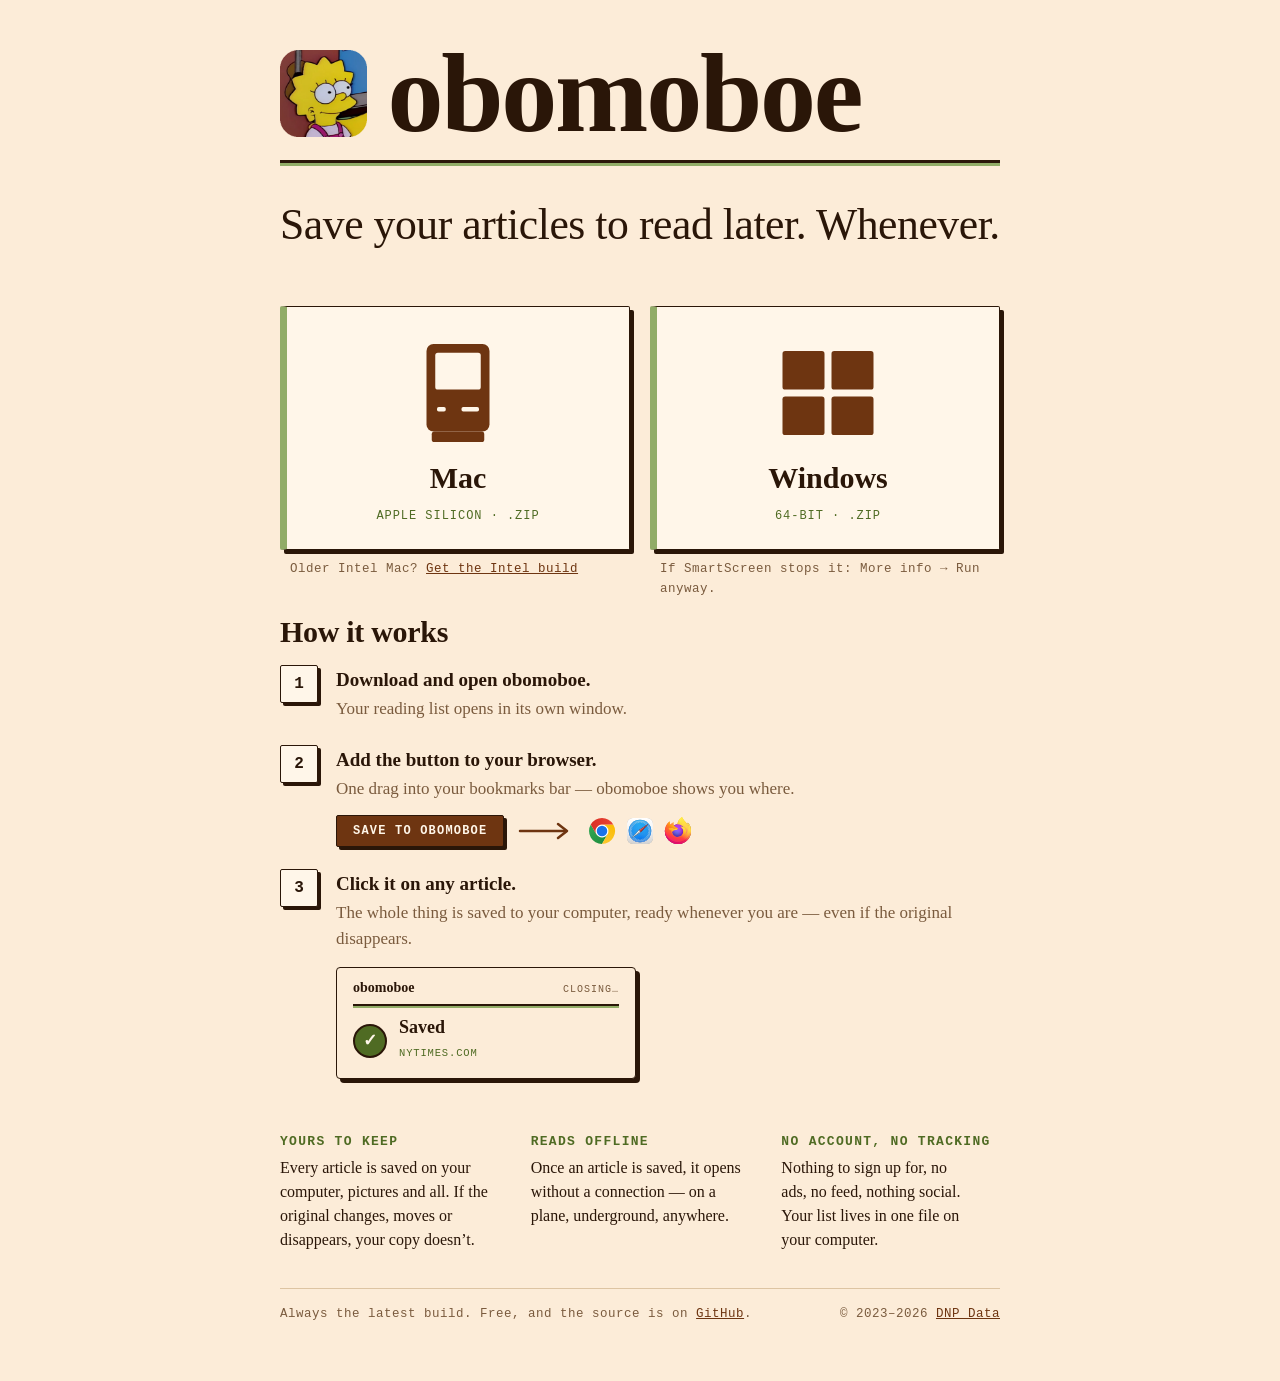
<file: docs/index.html>
<!doctype html>
<html lang="en">
<head>
  <meta charset="utf-8">
  <meta name="viewport" content="width=device-width, initial-scale=1">
  <title>obomoboe</title>
  <meta name="description" content="Save articles to read later, with a full copy kept on your computer. Download obomoboe for Mac or Windows.">
  <link rel="icon" href="icon.png" type="image/png">
  <style>
  :root {
    --paper: #fcecd8;
    --panel: #fff6e9;
    --ink: #2a1608;
    --muted: #7a5b3e;
    --line: #ddc4a2;
    --edge: #2a1608;
    --accent: #6e3511;
    --highlight: #91ac67;
    --second-deep: #4f6b23;

    --serif: "Iowan Old Style", "Palatino Linotype", Palatino, "Book Antiqua",
             Georgia, ui-serif, serif;
    --stencil: ui-monospace, "SF Mono", SFMono-Regular, Menlo, Consolas,
               "Liberation Mono", monospace;
  }
  @media (prefers-color-scheme: dark) {
    :root:not([data-theme="light"]) {
      color-scheme: dark;
      --paper: #17100a;
      --panel: #201710;
      --ink: #f2e2cc;
      --muted: #b09373;
      --line: #3d2c1c;
      --edge: #5d4630;
      --accent: #d08a49;
      --highlight: #91ac67;
      --second-deep: #9dbe6e;
    }
  }
  :root[data-theme="dark"] {
    color-scheme: dark;
    --paper: #17100a;
    --panel: #201710;
    --ink: #f2e2cc;
    --muted: #b09373;
    --line: #3d2c1c;
    --edge: #5d4630;
    --accent: #d08a49;
    --highlight: #91ac67;
    --second-deep: #9dbe6e;
  }

  :root { color-scheme: light; }
  * { box-sizing: border-box; }
  body {
    margin: 0;
    background: var(--paper);
    color: var(--ink);
    font: 17px/1.55 var(--serif);
    -webkit-font-smoothing: antialiased;
  }

  .page {
    max-width: 760px;
    margin: 0 auto;
    padding-inline: 20px;
    padding-block: clamp(24px, 4vw, 40px) 56px;
    display: grid;
    gap: 36px;
  }
  /* The middle sections are spaced alike, a step wider than the header,
     so they read as separate parts. The notes under the download tiles are
     faint enough to read as part of the gap, so the space after them is
     cut by their height: tiles to "How it works" matches the rest. */
  .downloads, .points { margin-top: 20px; }
  .how { margin-top: -18px; }

  .name {
    margin: 0;
    font-size: clamp(56px, 14vw, 112px);
    font-weight: 700;
    line-height: .95;
    letter-spacing: -.02em;
    /* The rule under the masthead in the app, drawn as a stamp. */
    padding-bottom: 14px;
    border-bottom: 3px solid var(--edge);
    box-shadow: 0 3px 0 var(--highlight);
  }
  .name {
    display: flex;
    align-items: center;
    gap: .18em;
  }
  .name a {
    display: flex;
    align-items: center;
    gap: inherit;
    color: inherit;
    text-decoration: none;
  }
  .name a:focus-visible { outline: 3px solid var(--accent); outline-offset: 4px; }
  .name__icon {
    width: .78em;
    height: .78em;
    flex: none;
  }

  /* One line, as wide as the column: sized by the script at the bottom,
     since the width depends on which serif this computer has. */
  .blurb {
    margin: 0;
    font-size: min(36px, calc((100vw - 40px) / 19.5));
    line-height: 1.15;
    letter-spacing: -.01em;
    white-space: nowrap;
  }

  .downloads {
    display: grid;
    grid-template-columns: repeat(auto-fit, minmax(240px, 1fr));
    gap: 20px;
  }

  .platform { display: grid; gap: 10px; align-content: start; }

  /* A paving slab, like each article in the list. */
  .get {
    display: grid;
    justify-items: center;
    gap: 14px;
    padding: 30px 20px 24px;
    background: var(--panel);
    color: var(--ink);
    border: 1.5px solid var(--edge);
    border-left: 7px solid var(--highlight);
    border-radius: 2px;
    box-shadow: 4px 4px 0 var(--edge);
    text-decoration: none;
    transition: transform .12s ease, box-shadow .12s ease;
  }
  .get:hover {
    transform: translate(-2px, -2px);
    box-shadow: 6px 6px 0 var(--edge);
  }
  .get:active { transform: translate(2px, 2px); box-shadow: 2px 2px 0 var(--edge); }
  .get:focus-visible { outline: 3px solid var(--accent); outline-offset: 4px; }

  .get svg { width: 112px; height: 112px; color: var(--accent); }

  .get__label {
    font-size: 30px;
    font-weight: 700;
    line-height: 1;
  }
  .get__file {
    font-family: var(--stencil);
    font-size: 12px;
    letter-spacing: .08em;
    text-transform: uppercase;
    color: var(--second-deep);
  }

  .alt {
    margin: 0;
    padding-left: 10px;
    font-family: var(--stencil);
    font-size: 12.5px;
    letter-spacing: .04em;
    color: var(--muted);
  }
  .alt a { color: var(--accent); }

  .foot {
    display: flex;
    flex-wrap: wrap;
    justify-content: space-between;
    gap: 6px 24px;
    padding-top: 16px;
    border-top: 1px solid var(--line);
    font-family: var(--stencil);
    font-size: 12.5px;
    letter-spacing: .04em;
    color: var(--muted);
  }
  .foot p { margin: 0; }
  .foot a { color: var(--accent); }

  /* How it works: numbered stamps, as on the app's bookmarklet page. */
  .how { display: grid; gap: 18px; }
  .how__title {
    margin: 0;
    font-size: 30px;
    line-height: 1;
    letter-spacing: -.01em;
  }
  .how__steps {
    list-style: none;
    counter-reset: step;
    margin: 0;
    padding: 0;
    display: grid;
    gap: 22px;
  }
  .how__steps li {
    counter-increment: step;
    display: grid;
    grid-template-columns: 40px 1fr;
    gap: 16px;
  }
  .how__steps li::before {
    content: counter(step);
    width: 36px;
    height: 36px;
    display: grid;
    place-items: center;
    border: 1.5px solid var(--edge);
    border-radius: 2px;
    background: var(--panel);
    box-shadow: 3px 3px 0 var(--edge);
    font: 700 16px/1 var(--stencil);
  }
  .how__steps strong { font-size: 19px; }
  .how__steps p { margin: 2px 0 0; color: var(--muted); }

  /* Pictures of the real thing, drawn to match: not controls. */
  /* The button, an arrow drifting toward the browsers, the browsers.
     Logos from browser-logos (github.com/alrra/browser-logos), in docs/browsers. */
  .drag-demo {
    display: flex;
    flex-wrap: wrap;
    align-items: center;
    gap: 10px 14px;
    margin-top: 12px;
  }
  .drag-demo__arrow {
    width: 56px;
    height: 20px;
    flex: none;
    fill: none;
    stroke: var(--accent);
    stroke-width: 2.5;
    stroke-linecap: round;
    stroke-linejoin: round;
  }
  .drag-demo__arrow g { animation: drift 1.6s ease-in-out infinite; }
  @keyframes drift {
    0%, 100% { transform: translateX(-4px); opacity: .55; }
    50% { transform: translateX(4px); opacity: 1; }
  }
  .drag-demo__browsers { display: flex; gap: 10px; }
  .drag-demo__browsers img { width: 28px; height: 28px; }
  @media (max-width: 480px) {
    .drag-demo { flex-direction: column; align-items: flex-start; }
    .drag-demo__arrow { transform: rotate(90deg); margin: 6px 0 6px 8px; width: 40px; }
  }
  .mock-button {
    display: inline-block;
    padding: 9px 16px;
    border: 1.5px solid var(--edge);
    border-radius: 2px;
    background: var(--accent);
    color: var(--panel);
    box-shadow: 3px 3px 0 var(--edge);
    font: 700 12px/1 var(--stencil);
    letter-spacing: .1em;
    text-transform: uppercase;
  }
  .mock-popup {
    margin-top: 14px;
    width: min(100%, 300px);
    padding: 0 16px 14px;
    background: var(--paper);
    border: 1.5px solid var(--edge);
    border-radius: 4px;
    box-shadow: 4px 4px 0 var(--edge);
  }
  .mock-popup__bar {
    display: flex;
    justify-content: space-between;
    align-items: baseline;
    padding: 9px 0 6px;
    margin-bottom: 12px;
    border-bottom: 2px solid var(--edge);
    box-shadow: 0 2px 0 var(--highlight);
    font-size: 14px;
  }
  .mock-popup__bar span {
    font: 10px var(--stencil);
    letter-spacing: .1em;
    text-transform: uppercase;
    color: var(--muted);
  }
  .mock-popup__body { display: flex; align-items: center; gap: 12px; }
  .mock-popup__seal {
    width: 34px;
    height: 34px;
    flex: none;
    display: grid;
    place-items: center;
    border-radius: 50%;
    border: 2px solid var(--edge);
    background: var(--second-deep);
    color: var(--panel);
    font: 700 17px/1 var(--stencil);
  }
  .mock-popup__body b { display: block; font-size: 18px; line-height: 1.1; }
  .mock-popup__body small {
    font: 10.5px var(--stencil);
    letter-spacing: .08em;
    text-transform: uppercase;
    color: var(--second-deep);
  }

  .points {
    display: grid;
    grid-template-columns: repeat(auto-fit, minmax(210px, 1fr));
    gap: 26px 32px;
  }
  .point h2 {
    margin: 0 0 8px;
    line-height: 1;
    font-family: var(--stencil);
    font-size: 13px;
    font-weight: 700;
    letter-spacing: .1em;
    text-transform: uppercase;
    color: var(--second-deep);
  }
  .point p { margin: 0; font-size: 16px; line-height: 1.5; text-wrap: pretty; }
  .point a { color: var(--accent); }

  @media (prefers-reduced-motion: reduce) {
    .get, .get:hover, .get:active { transition: none; transform: none; }
    .drag-demo__arrow g { animation: none; }
  }
</style>
</head>
<body>
<main class="page">
  <h1 class="name"><a href="/"><img class="name__icon" src="icon.png" alt="">obomoboe</a></h1>

  <p class="blurb"><span>Save your articles to read later. Whenever.</span></p>

  <section class="downloads" aria-label="Download">
    <div class="platform">
      <a class="get" id="get-mac"
         href="https://github.com/afriedman412/obomoboe/releases/latest/download/obomoboe-mac-apple-silicon.zip">
        <svg viewBox="0 0 64 64" fill="none" aria-hidden="true">
          <!-- A compact Mac: the case, the screen, the floppy slot. -->
          <rect x="14" y="4" width="36" height="50" rx="4" fill="currentColor"/>
          <rect x="19" y="9" width="26" height="21" rx="1.5" style="fill: var(--panel)"/>
          <rect x="34" y="40" width="10" height="2.5" rx="1" style="fill: var(--panel)"/>
          <rect x="20" y="40" width="5" height="2.5" rx="1" style="fill: var(--panel)"/>
          <rect x="17" y="54" width="30" height="6" rx="1.5" fill="currentColor"/>
        </svg>
        <span class="get__label">Mac</span>
        <span class="get__file">Apple Silicon &middot; .zip</span>
      </a>
      <p class="alt">Older Intel Mac?
        <a href="https://github.com/afriedman412/obomoboe/releases/latest/download/obomoboe-mac-intel.zip">Get
          the Intel build</a></p>
    </div>

    <div class="platform">
      <a class="get" id="get-windows"
         href="https://github.com/afriedman412/obomoboe/releases/latest/download/obomoboe-windows.zip">
        <svg viewBox="0 0 64 64" fill="none" aria-hidden="true">
          <!-- A window in four panes. -->
          <rect x="6" y="8" width="24" height="22" rx="1.5" fill="currentColor"/>
          <rect x="34" y="8" width="24" height="22" rx="1.5" fill="currentColor"/>
          <rect x="6" y="34" width="24" height="22" rx="1.5" fill="currentColor"/>
          <rect x="34" y="34" width="24" height="22" rx="1.5" fill="currentColor"/>
        </svg>
        <span class="get__label">Windows</span>
        <span class="get__file">64-bit &middot; .zip</span>
      </a>
      <p class="alt">If SmartScreen stops it: More info &rarr; Run anyway.</p>
    </div>
  </section>

  <section class="how" aria-labelledby="how-title">
    <h2 class="how__title" id="how-title">How it works</h2>
    <ol class="how__steps">
      <li>
        <div>
          <strong>Download and open obomoboe.</strong>
          <p>Your reading list opens in its own window.</p>
        </div>
      </li>
      <li>
        <div>
          <strong>Add the button to your browser.</strong>
          <p>One drag into your bookmarks bar &mdash; obomoboe shows you
            where.</p>
          <div class="drag-demo" aria-hidden="true">
            <span class="mock-button">Save to obomoboe</span>
            <svg class="drag-demo__arrow" viewBox="0 0 56 20">
              <g><path d="M2 10h46"/><path d="M40 3l9 7-9 7"/></g>
            </svg>
            <span class="drag-demo__browsers">
              <img src="browsers/chrome.svg" alt="Chrome">
              <img src="browsers/safari.svg" alt="Safari">
              <img src="browsers/firefox.svg" alt="Firefox">
            </span>
          </div>
        </div>
      </li>
      <li>
        <div>
          <strong>Click it on any article.</strong>
          <p>The whole thing is saved to your computer, ready whenever you
            are &mdash; even if the original disappears.</p>
          <div class="mock-popup" aria-hidden="true">
            <div class="mock-popup__bar"><b>obomoboe</b><span>closing&hellip;</span></div>
            <div class="mock-popup__body">
              <span class="mock-popup__seal">&#10003;</span>
              <span><b>Saved</b><small>nytimes.com</small></span>
            </div>
          </div>
        </div>
      </li>
    </ol>
  </section>

  <section class="points" aria-label="What it does">
    <div class="point">
      <h2>Yours to keep</h2>
      <p>Every article is saved on your computer, pictures and all. If the
        original changes, moves or disappears, your copy doesn&rsquo;t.</p>
    </div>
    <div class="point">
      <h2>Reads offline</h2>
      <p>Once an article is saved, it opens without a connection &mdash; on a
        plane, underground, anywhere.</p>
    </div>
    <div class="point">
      <h2>No account, no tracking</h2>
      <p>Nothing to sign up for, no ads, no feed, nothing social. Your list
        lives in one file on your computer.</p>
    </div>
  </section>

  <footer class="foot">
    <p>Always the latest build. Free, and the source is on
      <a href="https://github.com/afriedman412/obomoboe">GitHub</a>.</p>
    <p>&copy; 2023&ndash;2026 <a href="https://dnpdata.com">DNP Data</a></p>
  </footer>
</main>
<script>
  (function () {
    var line = document.querySelector(".blurb");
    var text = line && line.firstElementChild;
    if (!text) return;
    function fit() {
      line.style.fontSize = "";
      var size = parseFloat(getComputedStyle(line).fontSize);
      var scale = line.clientWidth / text.getBoundingClientRect().width;
      line.style.fontSize = Math.min(size * scale, 64) + "px";
    }
    fit();
    window.addEventListener("resize", fit);
  })();
</script>
</body>
</html>
</file>
